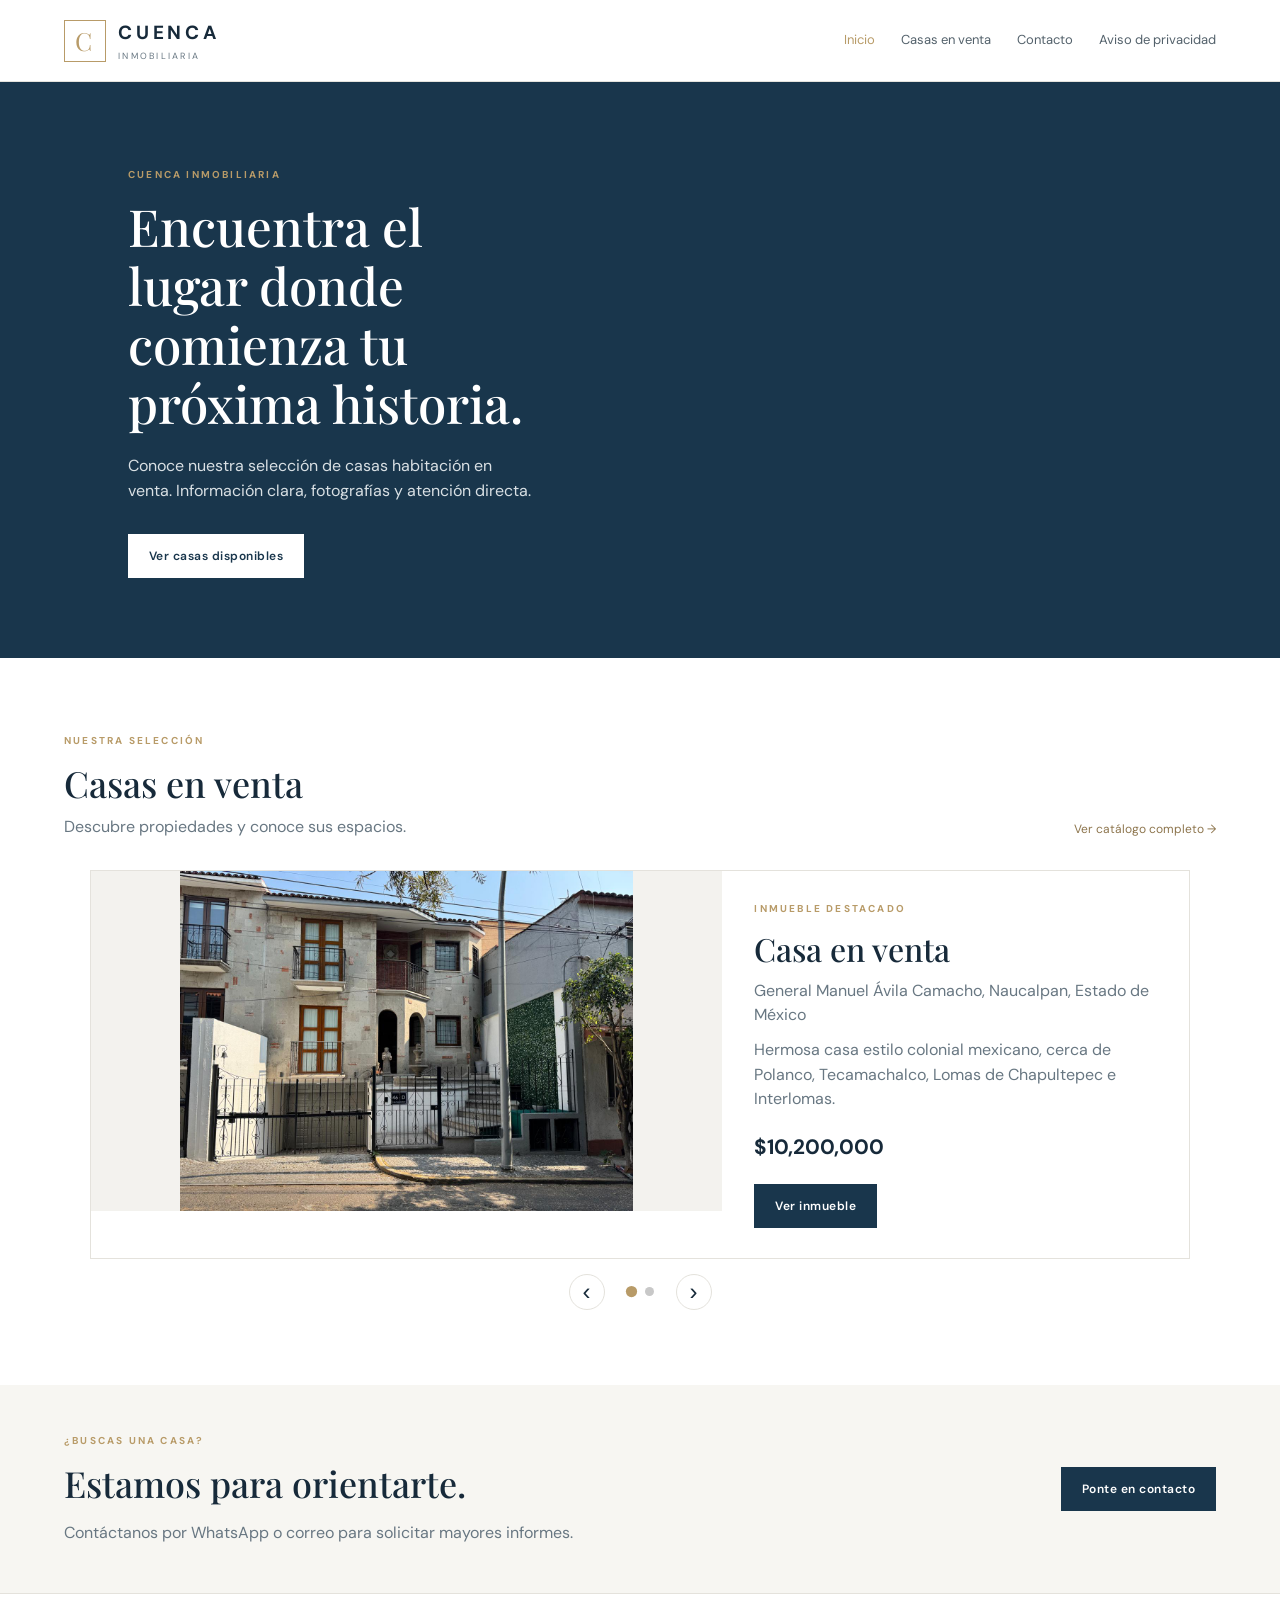
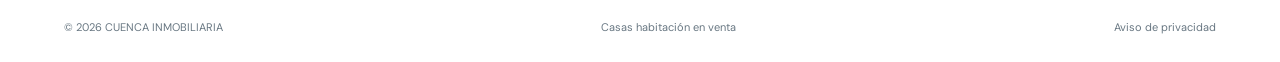
<file: index.html>
<!doctype html>
<html lang="es">
<head>
  <meta charset="utf-8">
  <meta name="viewport" content="width=device-width, initial-scale=1">
  <meta name="description" content="Cuenca Inmobiliaria. Casas habitación en venta.">
  <title>CUENCA | Inmobiliaria</title>
  <link rel="stylesheet" href="css/styles.css">
  <link rel="stylesheet" href="css/destacados.css">
</head>

<body>

<header class="site-header">
  <a class="brand" href="index.html">
    <span class="brand-mark">C</span>
    <span>
      <b>CUENCA</b>
      <small>INMOBILIARIA</small>
    </span>
  </a>

  <nav>
    <a href="index.html" class="active">Inicio</a>
    <a href="casas.html">Casas en venta</a>
    <a href="contacto.html">Contacto</a>
    <a href="aviso-privacidad.html">Aviso de privacidad</a>
  </nav>
</header>

<main>

  <section class="hero">
    <div class="hero-copy">
      <p class="eyebrow">CUENCA INMOBILIARIA</p>
      <h1>Encuentra el lugar donde comienza tu próxima historia.</h1>
      <p>
        Conoce nuestra selección de casas habitación en venta.
        Información clara, fotografías y atención directa.
      </p>
      <a class="btn btn-light" href="casas.html">
        Ver casas disponibles
      </a>
    </div>
    <div class="hero-photo" role="img" aria-label="Casa contemporánea"></div>
  </section>

  <section class="section">
    <div class="section-heading">
      <div>
        <p class="eyebrow">NUESTRA SELECCIÓN</p>
        <h2>Casas en venta</h2>
        <p>Descubre propiedades y conoce sus espacios.</p>
      </div>
      <a class="text-link" href="casas.html">
        Ver catálogo completo →
      </a>
    </div>

    <div id="featured-homes" class="property-grid">
      <p class="muted">Cargando propiedades…</p>
    </div>
  </section>

  <section class="contact-strip">
    <div>
      <p class="eyebrow">¿BUSCAS UNA CASA?</p>
      <h2>Estamos para orientarte.</h2>
      <p>Contáctanos por WhatsApp o correo para solicitar mayores informes.</p>
    </div>
    <a class="btn btn-dark" href="contacto.html">
      Ponte en contacto
    </a>
  </section>

</main>

<footer class="site-footer">
  <span>© <span data-year></span> CUENCA INMOBILIARIA</span>
  <span>Casas habitación en venta</span>
  <a href="aviso-privacidad.html">Aviso de privacidad</a>
</footer>

<script src="js/app.js"></script>
<script src="js/destacados.js"></script>

</body>
</html>
</file>
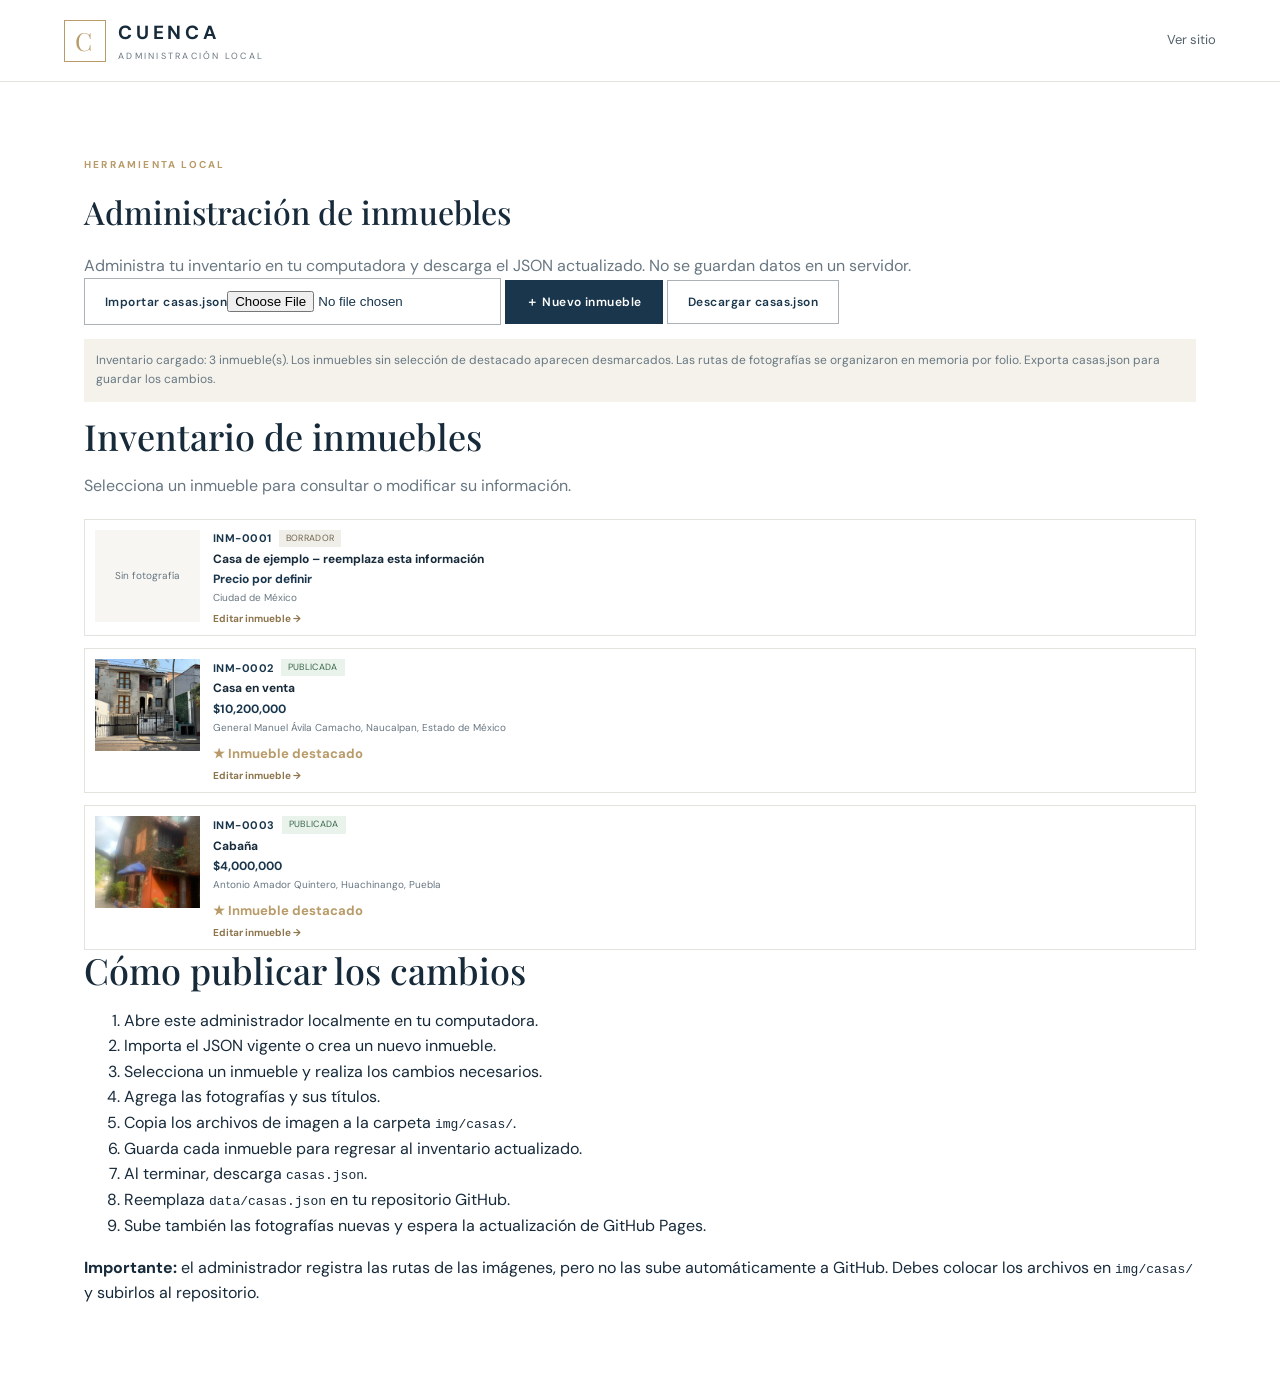
<file: admin.html>
<!doctype html>
<html lang="es">
<head>
  <meta charset="utf-8">
  <meta name="viewport" content="width=device-width, initial-scale=1">
  <title>Administrador local | CUENCA</title>
  <link rel="stylesheet" href="css/styles.css">

  <style>
    .admin-view[hidden] {
      display: none !important;
    }

    .admin-inventory-view,
    .admin-editor-view {
      width: 100%;
    }

    .admin-editor-navigation {
      display: flex;
      justify-content: space-between;
      align-items: center;
      gap: 12px;
      flex-wrap: wrap;
      margin-bottom: 24px;
    }

    .admin-inventory-heading {
      margin-bottom: 20px;
    }

    /* Identificación: el destacado ocupa una fila completa */
    .admin-grid-identification .admin-featured-field {
      grid-column: 1 / -1;
      width: 100%;
      padding: 5px 0 8px;
    }

   
/* Check compacto de inmueble destacado */
.admin-featured-option {
  display: inline-flex !important;
  flex-direction: row !important;
  align-items: center !important;
  justify-content: flex-start !important;
  gap: 9px;
  width: auto !important;
  margin: 0 !important;
  padding: 0 !important;
  color: var(--ink, #172a3a);
  font-size: 0.95rem;
  font-weight: 600;
  line-height: 1.4;
  cursor: pointer;
}

.admin-featured-option input[type="checkbox"] {
  appearance: auto !important;
  display: inline-block !important;
  width: 17px !important;
  height: 17px !important;
  min-width: 17px !important;
  margin: 0 !important;
  padding: 0 !important;
  flex: 0 0 17px;
  accent-color: var(--gold, #b89b68);
  cursor: pointer;
}

.admin-featured-help {
  display: block;
  margin: 5px 0 0 26px;
  color: var(--muted, #687782);
  font-size: 0.84rem;
  line-height: 1.5;
}

    /* Separación visual entre inventario y editor */
    .admin-editor-view {
      margin-top: 30px;
    }
  </style>
</head>

<body class="admin-body">

<header class="site-header">
  <a class="brand" href="index.html">
    <span class="brand-mark">C</span>
    <span>
      <b>CUENCA</b>
      <small>ADMINISTRACIÓN LOCAL</small>
    </span>
  </a>
  <nav>
    <a href="index.html">Ver sitio</a>
  </nav>
</header>

<main class="section page-section">

  <p class="eyebrow">HERRAMIENTA LOCAL</p>
  <h1>Administración de inmuebles</h1>

  <p class="lead">
    Administra tu inventario en tu computadora y descarga el JSON actualizado.
    No se guardan datos en un servidor.
  </p>

  <div class="admin-toolbar">

    <label class="btn btn-outline file-button">
      Importar casas.json
      <input id="import-json" type="file" accept="application/json,.json">
    </label>

    <button id="new-property" class="btn btn-dark" type="button">
      ＋ Nuevo inmueble
    </button>

    <button id="export-json" class="btn btn-outline" type="button">
      Descargar casas.json
    </button>

  </div>

  <p id="admin-status" class="notice">
    Cargando inventario de inmuebles...
  </p>

  <!-- INVENTARIO COMPLETO -->

  <section id="admin-inventory-view" class="admin-view admin-inventory-view">

    <div class="admin-inventory-heading">
      <h2>Inventario de inmuebles</h2>
      <p class="muted">
        Selecciona un inmueble para consultar o modificar su información.
      </p>
    </div>

    <div id="property-list"></div>

  </section>

  <!-- EDITOR DEL INMUEBLE -->

  <section id="admin-editor-view" class="admin-view admin-editor-view" hidden>

    <div class="admin-editor-navigation">

      <button id="back-to-inventory" class="btn btn-outline" type="button">
        ← Volver al inventario
      </button>

      <h2 id="editor-heading">Editor de inmueble</h2>

    </div>

    <form id="property-form">

      <input type="hidden" name="id">

      <!-- IDENTIFICACIÓN Y PUBLICACIÓN -->

      <section class="admin-form-section">

        <h3>Identificación y publicación</h3>

        <div class="form-grid admin-grid-identification">

          <label>Folio automático
            <input name="folio" readonly aria-readonly="true">
          </label>

          <label>Estado de publicación
            <select name="estado">
              <option value="publicada">Publicada</option>
              <option value="borrador">Borrador</option>
              <option value="vendida">Vendida</option>
            </select>
          </label>

          <div class="admin-featured-field">

            <label class="admin-featured-option">
              <input type="checkbox" name="destacado">
              <span>Mostrar como inmueble destacado</span>
            </label>

            <small class="admin-featured-help">
              Aparecerá en el carrusel de Inicio si también está publicado.
            </small>

          </div>

        </div>

        <p class="admin-field-note">
          El folio se asigna automáticamente y no es necesario capturarlo.
        </p>

      </section>

      <!-- INFORMACIÓN COMERCIAL -->

      <section class="admin-form-section">

        <h3>Información comercial</h3>

        <div class="form-grid">

          <label class="full">Título comercial
            <input name="titulo" required placeholder="Casa en venta en…">
          </label>

          <label>Precio (MXN)
            <input name="precio" type="number" min="0" required>
          </label>

          <label>¿Precio negociable?
            <select name="negociable">
              <option value="true">Sí</option>
              <option value="false">No</option>
            </select>
          </label>

        </div>

      </section>

      
      <!-- DATOS DEL ASESOR -->

      <section class="admin-form-section">

        <h3>Datos del asesor</h3>

        <p class="muted">
          Registra quién atenderá las consultas de este inmueble.
          Si dejas los campos vacíos, se utilizarán los datos generales de CUENCA.
        </p>

        <div class="form-grid">

          <label class="full">Nombre del asesor
            <input
              name="asesorNombre"
              placeholder="Nombre completo del asesor"
            >
          </label>

          <label>Teléfono / WhatsApp
            <input
              name="asesorTelefono"
              type="tel"
              inputmode="tel"
              placeholder="Ej. 525512345678"
            >
          </label>

          <label>Correo electrónico
            <input
              name="asesorCorreo"
              type="email"
              placeholder="asesor@correo.com"
            >
          </label>

        </div>

      </section>

      
      <!-- UBICACIÓN -->
      
<section class="admin-form-section">
  <h3>Ubicación</h3>

  <div class="form-grid">

    <label>Código postal
      <input
        name="cp"
        inputmode="numeric"
        maxlength="5"
        autocomplete="postal-code"
        placeholder="Ej. 53910"
      >
      <small id="postal-lookup-status" class="admin-field-note">
        Escribe los 5 dígitos para consultar el catálogo postal.
      </small>
    </label>

    <label>Estado
      <input name="estadoUbicacion">
    </label>

    <label>Municipio / alcaldía
      <input name="municipio">
    </label>

    <label>Colonia
      <input
        name="colonia"
        list="colonia-options"
        autocomplete="off"
        placeholder="Selecciona o escribe una colonia"
      >
      <datalist id="colonia-options"></datalist>
    </label>

    <label class="full">Dirección pública o referencia
      <input name="direccion">
    </label>

  </div>
</section>

      <!-- CARACTERÍSTICAS DEL INMUEBLE -->

      <section class="admin-form-section">

        <h3>Características del inmueble</h3>

        <div class="form-grid">

          <label>Terreno (m²)
            <input name="terreno" type="number" min="0">
          </label>

          <label>Construcción (m²)
            <input name="construccion" type="number" min="0">
          </label>

          <label>Niveles
            <input name="niveles" type="number" min="0">
          </label>

          <label>Antigüedad (años)
            <input name="antiguedad" type="number" min="0">
          </label>

          <label>Recámaras
            <input name="recamaras" type="number" min="0">
          </label>

          <label>Baños completos
            <input name="banos" type="number" min="0">
          </label>

          <label>Medios baños
            <input name="mediosBanos" type="number" min="0">
          </label>

          <label>Estacionamientos
            <input name="estacionamientos" type="number" min="0">
          </label>

        </div>

      </section>

      <!-- DESCRIPCIÓN Y ENTORNO -->

      <section class="admin-form-section">

        <h3>Descripción y entorno</h3>

        <div class="form-grid">

          <label class="full">Descripción comercial
            <textarea name="descripcion" rows="4"></textarea>
          </label>

          <label class="full">Servicios y equipamiento (separados por coma)
            <input name="servicios" placeholder="Cisterna, gas estacionario, cocina integral">
          </label>

          <label class="full">Entorno y comercios cercanos (separados por coma)
            <input name="entorno" placeholder="Plaza comercial, escuelas, parques">
          </label>

        </div>

      </section>

      <!-- FOTOGRAFÍA DE PORTADA -->

      <section class="admin-form-section">

        <h3>Fotografía de portada</h3>

        <div class="form-grid">

          <label class="full">Seleccionar fotografía
            <input name="portada" type="file" accept="image/*">
          </label>

          <label class="full">Título de la portada
            <input name="portadaTitulo" placeholder="Ej. Fachada principal">
          </label>

        </div>

        <div class="photo-preview" id="cover-preview"></div>

      </section>

      <!-- GALERÍA FOTOGRÁFICA -->

      <section class="gallery-editor">

        <div class="space-head">

          <h3>Galería fotográfica</h3>

          <button id="add-photo" type="button" class="btn btn-outline btn-small">
            ＋ Agregar fotografía
          </button>

        </div>

        <p class="muted">
          Selecciona cada fotografía, escribe su título y registra el archivo
          dentro de img/casas.
        </p>

        <div id="photos-list"></div>

      </section>

      <!-- ESPACIOS DE LA CASA -->

      <section class="spaces-editor">

        <div class="space-head">

          <h3>Espacios de la casa</h3>

          <button id="add-space" type="button" class="btn btn-outline btn-small">
            ＋ Agregar espacio
          </button>

        </div>

        <p class="muted">
          Registra sala, comedor, cocina, recámaras, baños, jardín u otros.
          La fotografía es opcional.
        </p>

        <div id="spaces-list"></div>

      </section>

      <!-- ACCIONES -->

      <div class="form-actions">

        <button class="btn btn-dark" type="submit">
          Guardar inmueble
        </button>

        <button id="delete-property" class="btn btn-danger" type="button">
          Eliminar inmueble
        </button>

      </div>

    </form>

  </section>

  <!-- AYUDA -->

  <section class="admin-help">

    <h2>Cómo publicar los cambios</h2>

    <ol>
      <li>Abre este administrador localmente en tu computadora.</li>
      <li>Importa el JSON vigente o crea un nuevo inmueble.</li>
      <li>Selecciona un inmueble y realiza los cambios necesarios.</li>
      <li>Agrega las fotografías y sus títulos.</li>
      <li>Copia los archivos de imagen a la carpeta <code>img/casas/</code>.</li>
      <li>Guarda cada inmueble para regresar al inventario actualizado.</li>
      <li>Al terminar, descarga <code>casas.json</code>.</li>
      <li>Reemplaza <code>data/casas.json</code> en tu repositorio GitHub.</li>
      <li>Sube también las fotografías nuevas y espera la actualización de GitHub Pages.</li>
    </ol>

    <p>
      <b>Importante:</b> el administrador registra las rutas de las imágenes,
      pero no las sube automáticamente a GitHub. Debes colocar los archivos
      en <code>img/casas/</code> y subirlos al repositorio.
    </p>

  </section>

</main>

<script src="js/admin.js"></script>

</body>
</html>
</file>
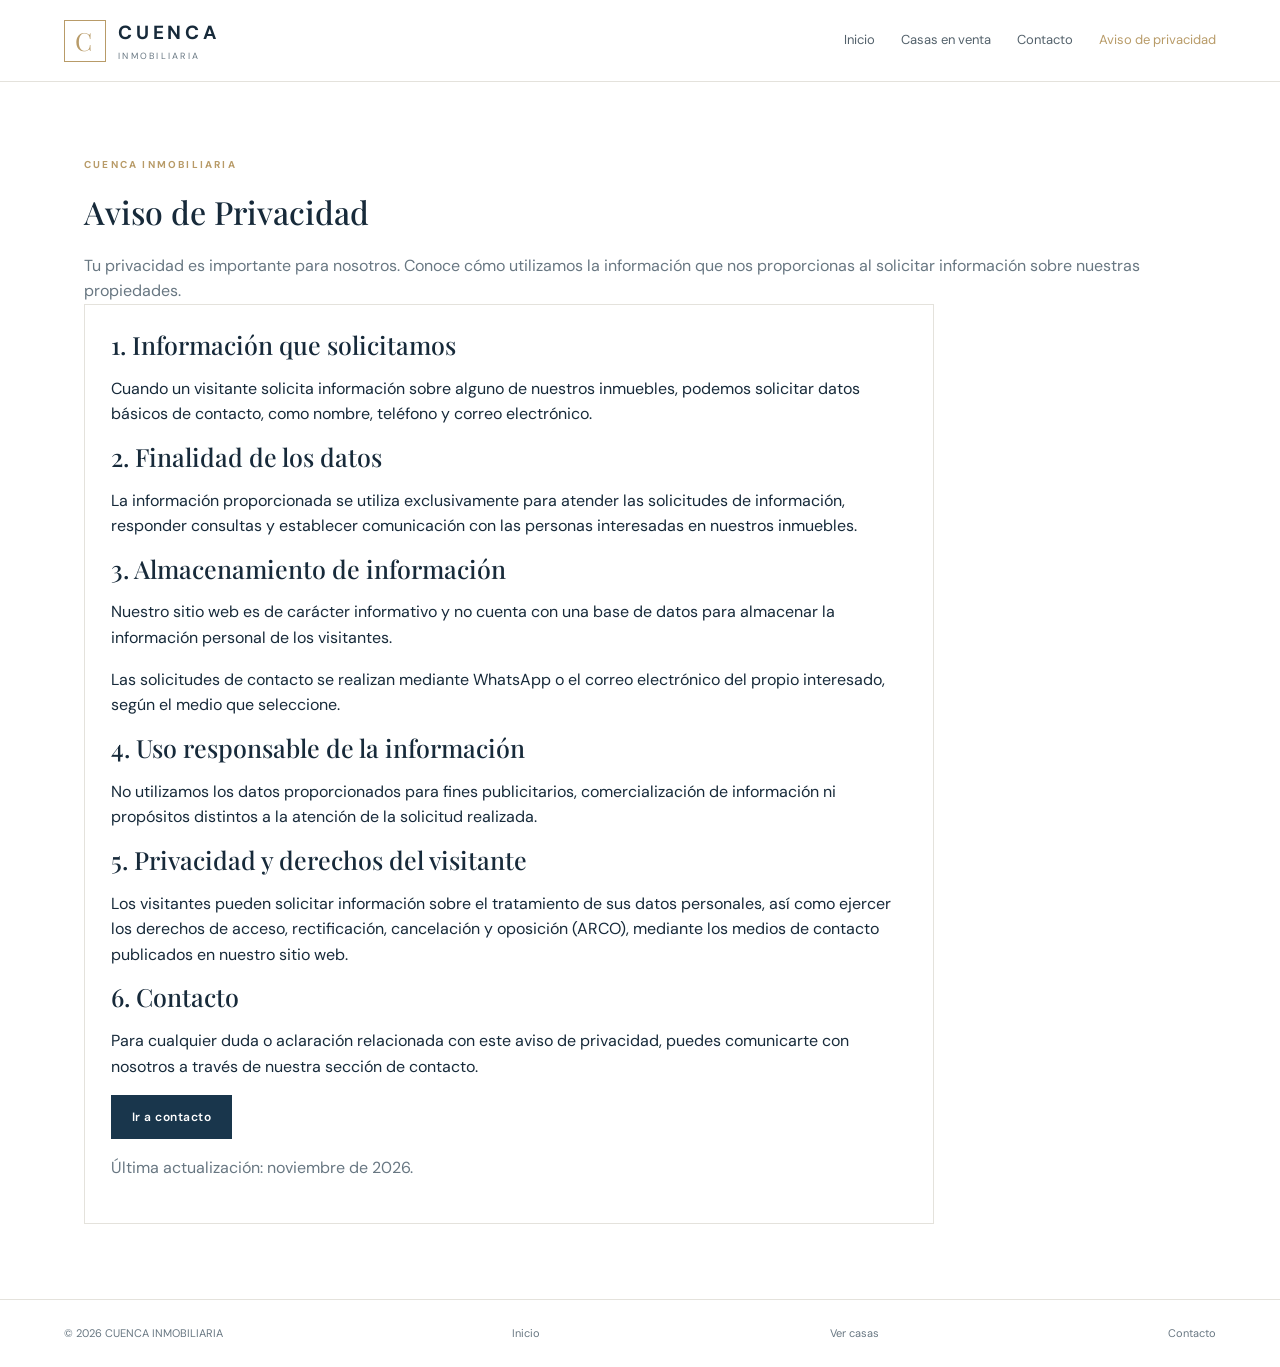
<file: aviso-privacidad.html>
<!doctype html>
<html lang="es">

<head>
  <meta charset="utf-8">
  <meta name="viewport" content="width=device-width, initial-scale=1">
  <meta name="description" content="Aviso de privacidad de nuestro sitio.">
  <title>Aviso de privacidad | CUENCA INMOBILIARIA</title>
  <link rel="stylesheet" href="css/styles.css">
</head>

<body>

  <!-- ENCABEZADO -->
  <header class="site-header">

    <a class="brand" href="index.html">
      <span class="brand-mark">C</span>
      <span>
        <b>CUENCA</b>
        <small>INMOBILIARIA</small>
      </span>
    </a>

    <nav>
      <a href="index.html">Inicio</a>
      <a href="casas.html">Casas en venta</a>
      <a href="contacto.html">Contacto</a>
      <a class="active" href="aviso-privacidad.html">Aviso de privacidad</a>
    </nav>

  </header>

  <!-- CONTENIDO -->
  <main class="section page-section">

    <p class="eyebrow">CUENCA INMOBILIARIA</p>

    <h1>Aviso de Privacidad</h1>

    <p class="lead">
      Tu privacidad es importante para nosotros.
      Conoce cómo utilizamos la información que nos proporcionas
      al solicitar información sobre nuestras propiedades.
    </p>

    <section class="contact-form-wrap">

      <h2>1. Información que solicitamos</h2>

      <p>
        Cuando un visitante solicita información sobre alguno
        de nuestros inmuebles, podemos solicitar datos básicos
        de contacto, como nombre, teléfono y correo electrónico.
      </p>

      <h2>2. Finalidad de los datos</h2>

      <p>
        La información proporcionada se utiliza exclusivamente
        para atender las solicitudes de información, responder
        consultas y establecer comunicación con las personas
        interesadas en nuestros inmuebles.
      </p>

      <h2>3. Almacenamiento de información</h2>

      <p>
        Nuestro sitio web es de carácter informativo y no cuenta
        con una base de datos para almacenar la información
        personal de los visitantes.
      </p>

      <p>
        Las solicitudes de contacto se realizan mediante
        WhatsApp o el correo electrónico del propio interesado,
        según el medio que seleccione.
      </p>

      <h2>4. Uso responsable de la información</h2>

      <p>
        No utilizamos los datos proporcionados
        para fines publicitarios, comercialización de información
        ni propósitos distintos a la atención de la solicitud
        realizada.
      </p>

      <h2>5. Privacidad y derechos del visitante</h2>

      <p>
        Los visitantes pueden solicitar información sobre el
        tratamiento de sus datos personales, así como ejercer
        los derechos de acceso, rectificación, cancelación
        y oposición (ARCO), mediante los medios de contacto
        publicados en nuestro sitio web.
      </p>

      <h2>6. Contacto</h2>

      <p>
        Para cualquier duda o aclaración relacionada con este
        aviso de privacidad, puedes comunicarte con
        nosotros a través de nuestra sección
        de contacto.
      </p>

      <p>
        <a class="btn btn-dark" href="contacto.html">
          Ir a contacto
        </a>
      </p>

      <p class="muted">
        Última actualización: noviembre de 2026.
      </p>

    </section>

  </main>

  <!-- PIE DE PÁGINA -->
  <footer class="site-footer">

    <span>
      © <span data-year></span> CUENCA INMOBILIARIA
    </span>

    <a href="index.html">Inicio</a>

    <a href="casas.html">Ver casas</a>

    <a href="contacto.html">Contacto</a>

  </footer>

  <script src="js/app.js"></script>

</body>
</html>
</file>
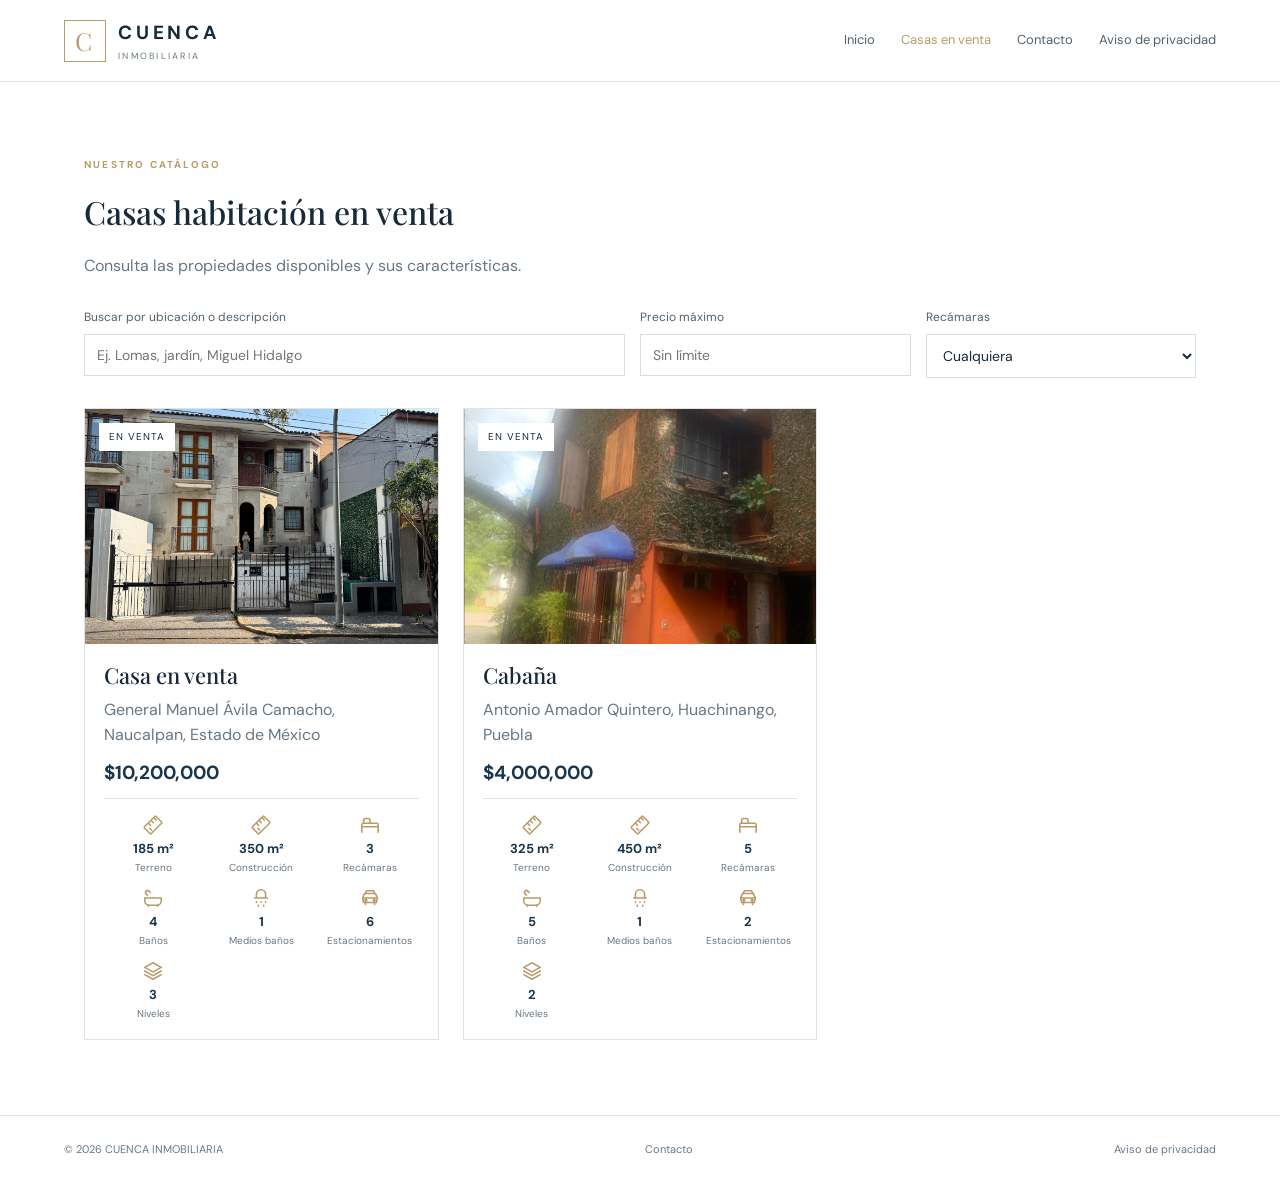
<file: casas.html>
<!doctype html>
<html lang="es">
<head>
  <meta charset="utf-8">
  <meta name="viewport" content="width=device-width, initial-scale=1">
  <meta name="description" content="Consulta las propiedades disponibles en CUENCA INMOBILIARIA.">
  <title>Casas en venta | CUENCA</title>
  <link rel="stylesheet" href="css/styles.css">
</head>

<body>

  <header class="site-header">
    <a class="brand" href="index.html">
      <span class="brand-mark">C</span>
      <span>
        <b>CUENCA</b>
        <small>INMOBILIARIA</small>
      </span>
    </a>

    <nav>
      <a href="index.html">Inicio</a>
      <a class="active" href="casas.html">Casas en venta</a>
      <a href="contacto.html">Contacto</a>
      <a href="aviso-privacidad.html">Aviso de privacidad</a>
    </nav>
  </header>

  <main class="section page-section">
    <p class="eyebrow">NUESTRO CATÁLOGO</p>
    <h1>Casas habitación en venta</h1>
    <p class="lead">Consulta las propiedades disponibles y sus características.</p>

    <div class="filters">
      <label>
        Buscar por ubicación o descripción
        <input
          id="search-text"
          type="search"
          placeholder="Ej. Lomas, jardín, Miguel Hidalgo"
        >
      </label>

      <label>
        Precio máximo
        <input
          id="max-price"
          type="number"
          min="0"
          placeholder="Sin límite"
        >
      </label>

      <label>
        Recámaras
        <select id="bedrooms">
          <option value="">Cualquiera</option>
          <option value="1">1 o más</option>
          <option value="2">2 o más</option>
          <option value="3">3 o más</option>
          <option value="4">4 o más</option>
        </select>
      </label>
    </div>

    <div id="all-homes" class="property-grid">
      <p class="muted">Cargando propiedades…</p>
    </div>
  </main>

  <footer class="site-footer">
    <span>© <span data-year></span> CUENCA INMOBILIARIA</span>
    <span><a href="contacto.html">Contacto</a></span>
    <a href="aviso-privacidad.html">Aviso de privacidad</a>
  </footer>

  <script src="js/app.js"></script>
  <script src="js/casas.js"></script>

</body>
</html>
</file>
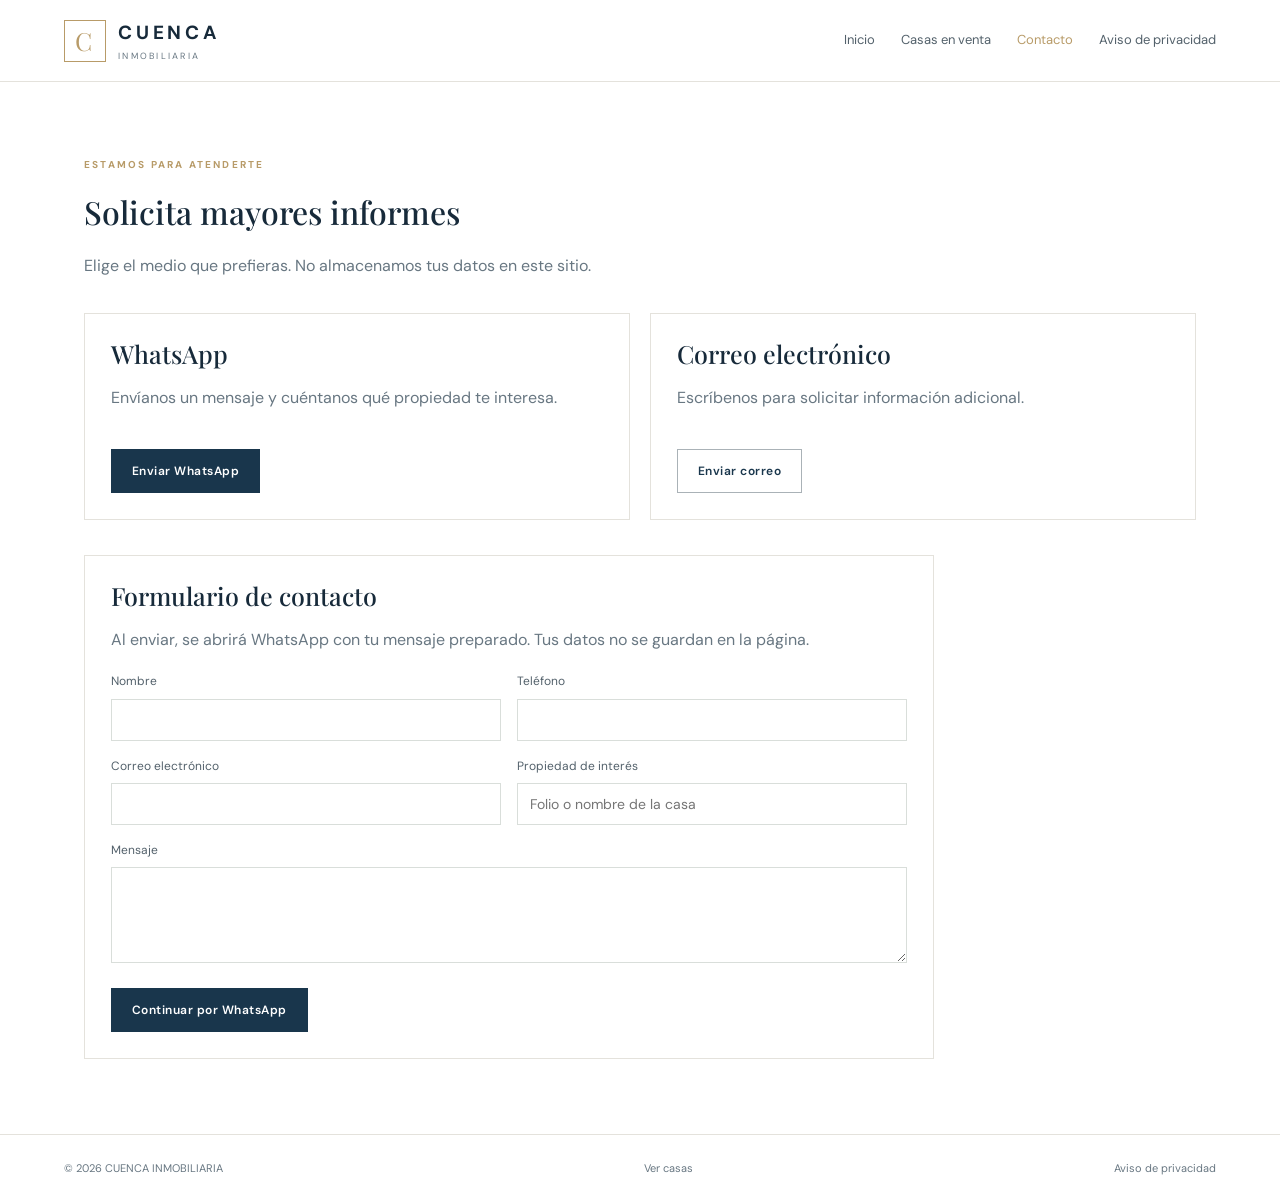
<file: contacto.html>
<!doctype html>
<html lang="es">
<head>
  <meta charset="utf-8">
  <meta name="viewport" content="width=device-width, initial-scale=1">
  <title>Contacto | CUENCA INMOBILIARIA</title>
  <link rel="stylesheet" href="css/styles.css">
</head>

<body>

<header class="site-header">
  <a class="brand" href="index.html">
    <span class="brand-mark">C</span>
    <span>
      <b>CUENCA</b>
      <small>INMOBILIARIA</small>
    </span>
  </a>

  <nav>
    <a href="index.html">Inicio</a>
    <a href="casas.html">Casas en venta</a>
    <a class="active" href="contacto.html">Contacto</a>
    <a href="aviso-privacidad.html">Aviso de privacidad</a>
  </nav>
</header>

<main class="section page-section">

  <p class="eyebrow">ESTAMOS PARA ATENDERTE</p>
  <h1>Solicita mayores informes</h1>
  <p class="lead">
    Elige el medio que prefieras. No almacenamos tus datos en este sitio.
  </p>

  <div class="contact-layout">

    <section class="contact-card">
      <h2>WhatsApp</h2>
      <p>Envíanos un mensaje y cuéntanos qué propiedad te interesa.</p>
      <a class="btn btn-dark" id="contact-whatsapp" href="#">
        Enviar WhatsApp
      </a>
    </section>

    <section class="contact-card">
      <h2>Correo electrónico</h2>
      <p>Escríbenos para solicitar información adicional.</p>
      <a class="btn btn-outline" id="contact-email" href="#">
        Enviar correo
      </a>
    </section>

  </div>

  <section class="contact-form-wrap">
    <h2>Formulario de contacto</h2>
    <p class="muted">
      Al enviar, se abrirá WhatsApp con tu mensaje preparado.
      Tus datos no se guardan en la página.
    </p>

    <form id="contact-form">
      <div class="form-grid">

        <label>
          Nombre
          <input name="nombre" required maxlength="100">
        </label>

        <label>
          Teléfono
          <input name="telefono" type="tel" required maxlength="30">
        </label>

        <label>
          Correo electrónico
          <input name="correo" type="email" maxlength="120">
        </label>

        <label>
          Propiedad de interés
          <input name="propiedad" maxlength="100"
                 placeholder="Folio o nombre de la casa">
        </label>

        <label class="full">
          Mensaje
          <textarea name="mensaje" rows="4" required maxlength="1000"></textarea>
        </label>

      </div>

      <button class="btn btn-dark" type="submit">
        Continuar por WhatsApp
      </button>
    </form>
  </section>

</main>

<footer class="site-footer">
  <span>© <span data-year></span> CUENCA INMOBILIARIA</span>
  <a href="casas.html">Ver casas</a>
  <a href="aviso-privacidad.html">Aviso de privacidad</a>
</footer>

<script src="js/app.js"></script>

</body>
</html>
</file>
<file: css/styles.css>
@import url('https://fonts.googleapis.com/css2?family=DM+Sans:wght@400;500;600;700&family=Playfair+Display:wght@500;600;700&display=swap');

/* =====================================================
   1. VARIABLES Y ESTILOS GENERALES
   ===================================================== */

:root {
  --ink: #172a3a;
  --blue: #19364c;
  --gold: #b89b68;
  --muted: #687782;
  --paper: #f7f6f2;
  --line: #e4e2dc;
  --white: #fff;
}

* {
  box-sizing: border-box;
}

body {
  margin: 0;
  color: var(--ink);
  font-family: 'DM Sans', Arial, sans-serif;
  background: #fff;
  line-height: 1.6;
}

a {
  color: inherit;
  text-decoration: none;
}

h1,
h2,
h3 {
  font-family: 'Playfair Display', Georgia, serif;
  font-weight: 500;
  line-height: 1.15;
}

.muted {
  color: var(--muted);
}

/* =====================================================
   2. ENCABEZADO Y NAVEGACIÓN
   ===================================================== */

.site-header {
  min-height: 82px;
  padding: 14px max(5vw, 22px);
  display: flex;
  align-items: center;
  justify-content: space-between;
  border-bottom: 1px solid var(--line);
  background: #fff;
  gap: 20px;
}

.brand {
  display: flex;
  align-items: center;
  gap: 12px;
  letter-spacing: .13em;
}

.brand b {
  display: block;
  font-size: 19px;
  letter-spacing: .2em;
}

.brand small {
  display: block;
  font-size: 9px;
  letter-spacing: .25em;
  color: var(--muted);
}

.brand-mark {
  width: 42px;
  height: 42px;
  border: 1px solid var(--gold);
  display: grid;
  place-items: center;
  font-family: 'Playfair Display', serif;
  font-size: 25px;
  color: var(--gold);
}

nav {
  display: flex;
  gap: 26px;
  font-size: 13px;
  color: #53616b;
}

nav a.active,
nav a:hover {
  color: var(--gold);
}

/* =====================================================
   3. BOTONES
   ===================================================== */

.btn {
  display: inline-flex;
  align-items: center;
  justify-content: center;
  border: 1px solid transparent;
  padding: 12px 20px;
  font: 600 12px 'DM Sans', sans-serif;
  letter-spacing: .04em;
  cursor: pointer;
  min-height: 44px;
}

.btn-light {
  background: #fff;
  color: var(--blue);
}

.btn-dark {
  background: var(--blue);
  color: #fff;
}

.btn-outline {
  border-color: #aab2b7;
  color: var(--blue);
  background: transparent;
}

.btn-danger {
  background: #fff4f2;
  color: #9a382d;
  border-color: #e7c5c0;
}

.btn-small {
  padding: 7px 12px;
  min-height: 34px;
}

/* =====================================================
   4. PORTADA PRINCIPAL
   ===================================================== */

.hero {
  min-height: 510px;
  background: var(--blue);
  display: grid;
  grid-template-columns: 1fr 1fr;
  color: #fff;
}

.hero-copy {
  padding: 85px 8vw 80px 10vw;
  align-self: center;
}

.eyebrow {
  font-size: 10px;
  letter-spacing: .22em;
  font-weight: 700;
  color: var(--gold);
  margin: 0 0 14px;
}

.hero h1 {
  font-size: clamp(36px, 4vw, 58px);
  margin: 0 0 20px;
}

.hero-copy > p:not(.eyebrow) {
  color: #d9e0e4;
  max-width: 500px;
  margin-bottom: 30px;
}

.hero-photo {
  background:
    linear-gradient(90deg, rgba(25,54,76,.12), transparent),
    url('https://images.unsplash.com/photo-1600585154340-be6161a56a0c?auto=format&fit=crop&w=1400&q=85')
    center/cover;
  min-height: 400px;
}

/* =====================================================
   5. SECCIONES GENERALES
   ===================================================== */

.section {
  padding: 75px max(5vw, 22px);
}

.page-section {
  max-width: 1240px;
  margin: auto;
  min-height: 65vh;
}

.section-heading {
  display: flex;
  justify-content: space-between;
  align-items: end;
  margin-bottom: 28px;
  gap: 20px;
}

.section h2,
.contact-strip h2 {
  font-size: 36px;
  margin: 0 0 10px;
}

.section-heading p:not(.eyebrow),
.lead {
  color: var(--muted);
  margin: 0;
}

.text-link {
  font-size: 12px;
  color: #8d754d;
}

/* =====================================================
   6. CATÁLOGO DE PROPIEDADES
   ===================================================== */

.property-grid {
  display: grid;
  grid-template-columns: repeat(3, minmax(0, 1fr));
  gap: 24px;
  margin-top: 30px;
}

.property-card {
  border: 1px solid var(--line);
  background: #fff;
  transition: .2s;
}

.property-card:hover {
  transform: translateY(-3px);
  box-shadow: 0 12px 30px #182d3b12;
}

.property-image {
  height: 235px;
  background: #e9e8e2 center/cover;
  position: relative;
}

.property-image .status {
  position: absolute;
  top: 14px;
  left: 14px;
  background: #fff;
  padding: 6px 10px;
  font-size: 10px;
  text-transform: uppercase;
  letter-spacing: .1em;
}

.property-info {
  padding: 19px;
}

.property-info h3 {
  font-size: 22px;
  margin: 0 0 8px;
}

.property-price {
  font-size: 19px;
  font-weight: 700;
  color: var(--blue);
  margin: 10px 0;
}

/* Características con iconos en catálogo */

.property-meta {
  display: grid;
  grid-template-columns: repeat(auto-fit, minmax(95px, 1fr));
  gap: 13px 10px;
  color: var(--muted);
  font-size: 11px;
  border-top: 1px solid var(--line);
  padding-top: 15px;
  align-items: start;
}

.property-spec {
  display: flex;
  flex-direction: column;
  align-items: center;
  justify-content: flex-start;
  gap: 3px;
  min-width: 0;
  text-align: center;
  color: var(--blue);
}

.property-spec-icon {
  width: 22px;
  height: 22px;
  color: var(--gold);
  flex-shrink: 0;
  margin-bottom: 2px;
}

.property-spec-value {
  font-size: 13px;
  font-weight: 700;
  color: var(--blue);
  line-height: 1.3;
}

.property-spec-label {
  font-size: 10px;
  color: var(--muted);
  line-height: 1.3;
}

/* =====================================================
   7. FILTROS DEL CATÁLOGO
   ===================================================== */

.filters {
  display: grid;
  grid-template-columns: 2fr 1fr 1fr;
  gap: 15px;
  margin: 30px 0;
}

.filters label,
.form-grid label {
  display: flex;
  flex-direction: column;
  gap: 7px;
  font-size: 12px;
  color: #53616b;
}

.filters input,
.filters select,
.form-grid input,
.form-grid textarea,
.form-grid select {
  border: 1px solid #d9deda;
  padding: 11px 12px;
  font: 14px 'DM Sans', sans-serif;
  min-width: 0;
  background: #fff;
  color: var(--ink);
}

/* =====================================================
   8. FICHA INDIVIDUAL DE PROPIEDAD
   ===================================================== */

.detail-header {
  display: block;
  margin-bottom: 18px;
}

.detail-header h1 {
  font-size: 38px;
  margin: 5px 0 8px;
}

/* Franja de precio */

.property-price-banner {
  display: flex;
  justify-content: space-between;
  align-items: center;
  gap: 20px;
  background: var(--blue);
  color: #fff;
  padding: 20px 25px;
  margin: 20px 0 22px;
}

.property-price-banner div {
  display: flex;
  flex-direction: column;
  gap: 4px;
}

.property-price-banner div span {
  font-size: 10px;
  letter-spacing: .18em;
  color: #d8c39e;
  font-weight: 700;
}

.property-price-banner strong {
  font-size: 27px;
  line-height: 1.2;
}

.price-condition {
  font-size: 12px;
  color: #fff;
  border: 1px solid rgba(255,255,255,.35);
  padding: 7px 12px;
  white-space: nowrap;
}

/* Fotografía principal */

.property-detail-hero {
  display: block;
  height: auto;
  margin: 20px 0 10px;
}

.detail-main-photo {
  width: 100%;
  min-width: 0;
}

.detail-photo-button,
.gallery-photo-button {
  position: relative;
  display: block;
  width: 100%;
  padding: 0;
  border: 0;
  background: transparent;
  cursor: pointer;
  overflow: hidden;
}

/* Fotografía principal */

.property-detail-hero {
  display: block;
  height: auto;
  margin: 20px 0 10px;
}

.detail-main-photo {
  width: 100%;
  min-width: 0;
}

.detail-photo-button,
.gallery-photo-button {
  position: relative;
  display: block;
  width: 100%;
  padding: 0;
  border: 0;
  background: transparent;
  cursor: pointer;
  overflow: hidden;
}

/* Portada completa, sin recortes */
.detail-photo-button {
  background: #f7f6f2;
}

.detail-photo-button img {
  display: block;
  width: 100%;
  height: 440px;
  object-fit: contain;
  object-position: center;
}

.main-photo-caption {
  margin: 8px 0 0;
  color: var(--muted);
  font-size: 12px;
}

.photo-open-hint {
  position: absolute;
  right: 12px;
  bottom: 12px;
  padding: 7px 11px;
  background: rgba(23,42,58,.82);
  color: #fff;
  font-size: 10px;
  letter-spacing: .04em;
  opacity: 0;
  transition: opacity .2s ease;
}

.detail-photo-button:hover .photo-open-hint,
.gallery-photo-button:hover .photo-open-hint {
  opacity: 1;
}

.main-photo-caption {
  margin: 8px 0 0;
  color: var(--muted);
  font-size: 12px;
}

.photo-open-hint {
  position: absolute;
  right: 12px;
  bottom: 12px;
  padding: 7px 11px;
  background: rgba(23,42,58,.82);
  color: #fff;
  font-size: 10px;
  letter-spacing: .04em;
  opacity: 0;
  transition: opacity .2s ease;
}

.detail-photo-button:hover .photo-open-hint,
.gallery-photo-button:hover .photo-open-hint {
  opacity: 1;
}

/* Resumen de características */

.detail-summary {
  border-bottom: 1px solid var(--line);
  padding: 22px 0 10px;
  margin-bottom: 20px;
}

.detail-summary h2 {
  font-size: 25px;
  margin: 0 0 10px;
}

.detail-summary-grid {
  margin: 18px 0;
}

.detail-summary-grid .spec {
  min-height: 112px;
}

/* Cuadrícula de características */

.spec-grid {
  display: grid;
  grid-template-columns: repeat(4, minmax(0, 1fr));
  gap: 12px;
  margin: 22px 0;
}

.spec {
  background: var(--paper);
  border: 1px solid var(--line);
  padding: 18px 10px;
  min-width: 0;
  display: flex;
  flex-direction: column;
  align-items: center;
  justify-content: center;
  text-align: center;
  gap: 5px;
}

.detail-spec-icon {
  width: 28px;
  height: 28px;
  color: var(--gold);
  margin-bottom: 4px;
}

.spec b {
  display: block;
  font-size: 18px;
  line-height: 1.3;
  color: var(--blue);
}

.spec span {
  font-size: 11px;
  color: var(--muted);
  line-height: 1.35;
}

/* Columnas de información */

.detail-columns {
  display: grid;
  grid-template-columns: 2fr 1fr;
  gap: 45px;
  margin-top: 35px;
}

.detail-section {
  border-top: 1px solid var(--line);
  padding: 25px 0;
}

.detail-section h2 {
  font-size: 25px;
}

.detail-aside {
  background: var(--paper);
  padding: 25px;
  height: max-content;
}

.detail-aside h3 {
  font-size: 23px;
}

.detail-aside p {
  font-size: 13px;
  color: var(--muted);
}

.detail-aside .btn {
  width: 100%;
  margin-top: 10px;
}

/* =====================================================
   9. ESPACIOS ADICIONALES DE LA PROPIEDAD
   ===================================================== */

.space-grid {
  display: grid;
  grid-template-columns: repeat(3, 1fr);
  gap: 14px;
}

.space-card {
  border: 1px solid var(--line);
}

.space-card img {
  width: 100%;
  height: 155px;
  object-fit: cover;
}

.space-card div {
  padding: 12px;
}

.space-card h3 {
  font-size: 17px;
  margin: 0;
}

.space-card p {
  font-size: 12px;
  color: var(--muted);
  margin: 5px 0;
}

/* =====================================================
   10. GALERÍA FOTOGRÁFICA
   ===================================================== */

.photo-gallery-section {
  margin-top: 25px;
}

.property-photo-gallery {
  display: grid;
  grid-template-columns: repeat(3, minmax(0, 1fr));
  gap: 20px;
  margin-top: 22px;
}

.property-photo-card {
  border: 1px solid var(--line);
  background: #fff;
  min-width: 0;
  transition: transform .2s ease, box-shadow .2s ease;
}

.property-photo-card:hover {
  transform: translateY(-3px);
  box-shadow: 0 10px 25px #172a3a12;
}

.gallery-photo-button img {
  display: block;
  width: 100%;
  height: 210px;
  object-fit: cover;
  transition: transform .3s ease;
}

.gallery-photo-button:hover img {
  transform: scale(1.035);
}

.property-photo-caption {
  padding: 13px 15px;
}

.property-photo-caption h3 {
  font-family: 'DM Sans', Arial, sans-serif;
  font-size: 14px;
  font-weight: 600;
  line-height: 1.4;
  margin: 0;
  color: var(--blue);
}

/* Galería secundaria */

.gallery-strip {
  display: grid;
  grid-template-columns: repeat(4, 1fr);
  gap: 10px;
  margin: 20px 0;
}

.gallery-strip img {
  width: 100%;
  height: 140px;
  object-fit: cover;
}

/* =====================================================
   11. VISOR AMPLIADO DE FOTOGRAFÍAS
   ===================================================== */

.photo-lightbox {
  position: fixed;
  inset: 0;
  z-index: 9999;
  display: flex;
  align-items: center;
  justify-content: center;
  padding: 55px 70px;
  background: rgba(8,17,25,.94);
}

.lightbox-content {
  max-width: 1050px;
  width: 100%;
  max-height: 100%;
  display: flex;
  flex-direction: column;
  align-items: center;
}

.lightbox-image {
  display: block;
  max-width: 100%;
  max-height: calc(100vh - 145px);
  object-fit: contain;
}

.lightbox-caption {
  width: 100%;
  display: flex;
  justify-content: space-between;
  align-items: center;
  gap: 15px;
  color: #fff;
  padding-top: 15px;
  font-size: 13px;
}

.lightbox-counter {
  color: #d1d6d9;
  white-space: nowrap;
}

.photo-lightbox button {
  position: absolute;
  border: 0;
  color: #fff;
  background: transparent;
  cursor: pointer;
  font-family: Arial, sans-serif;
}

.lightbox-close {
  top: 15px;
  right: 25px;
  font-size: 40px;
}

.lightbox-prev,
.lightbox-next {
  top: 50%;
  transform: translateY(-50%);
  font-size: 55px;
  padding: 10px;
}

.lightbox-prev {
  left: 15px;
}

.lightbox-next {
  right: 15px;
}

.photo-lightbox button:hover {
  color: var(--gold);
}

/* =====================================================
   12. CONTACTO
   ===================================================== */

.contact-layout {
  display: grid;
  grid-template-columns: 1fr 1fr;
  gap: 20px;
  margin: 35px 0;
}

.contact-card,
.contact-form-wrap {
  border: 1px solid var(--line);
  padding: 26px;
}

.contact-card h2,
.contact-form-wrap h2 {
  font-size: 25px;
}

.contact-card p {
  color: var(--muted);
  min-height: 48px;
}

.contact-form-wrap {
  max-width: 850px;
}

.contact-form-wrap form > button {
  margin-top: 5px;
}

/* Formulario general de contacto */

.form-grid {
  display: grid;
  grid-template-columns: 1fr 1fr;
  gap: 16px;
  margin: 20px 0;
}

.form-grid .full {
  grid-column: 1 / -1;
}

/* =====================================================
   13. FRANJA DE CONTACTO Y PIE DE PÁGINA
   ===================================================== */

.contact-strip {
  background: var(--paper);
  padding: 48px max(5vw, 22px);
  display: flex;
  justify-content: space-between;
  align-items: center;
  gap: 25px;
}

.contact-strip p:last-child {
  color: var(--muted);
  margin-bottom: 0;
}

.site-footer {
  padding: 25px max(5vw, 22px);
  display: flex;
  justify-content: space-between;
  color: var(--muted);
  font-size: 11px;
  border-top: 1px solid var(--line);
}

.notice {
  background: #f4f2eb;
  padding: 12px;
  color: #5c594f;
  font-size: 12px;
}

/* =====================================================
   14. ADMINISTRADOR - DISTRIBUCIÓN GENERAL
   ===================================================== */

.admin-layout {
  display: grid;
  grid-template-columns: minmax(270px, 340px) minmax(0, 1fr);
  gap: 30px;
  align-items: start;
}

#property-list {
  display: flex;
  flex-direction: column;
  gap: 12px;
}

#property-form {
  min-width: 0;
}

/* =====================================================
   15. ADMINISTRADOR - INVENTARIO DE PROPIEDADES
   ===================================================== */

.admin-property {
  display: grid;
  grid-template-columns: 105px minmax(0, 1fr);
  gap: 13px;
  width: 100%;
  padding: 10px;
  border: 1px solid var(--line);
  background: #fff;
  color: var(--ink);
  text-align: left;
  cursor: pointer;
  transition: border-color .2s ease, box-shadow .2s ease;
  font-family: 'DM Sans', Arial, sans-serif;
}

.admin-property:hover {
  border-color: var(--gold);
  box-shadow: 0 5px 16px #172a3a12;
}

.admin-property.active {
  border-color: var(--gold);
  box-shadow: inset 3px 0 0 var(--gold);
  background: #fbfaf7;
}

.admin-property-image {
  display: block;
  width: 105px;
  height: 92px;
  overflow: hidden;
  background: var(--paper);
}

.admin-property-image img {
  display: block;
  width: 100%;
  height: 100%;
  object-fit: cover;
}

.admin-property-no-image {
  display: flex;
  width: 100%;
  height: 100%;
  align-items: center;
  justify-content: center;
  padding: 8px;
  color: var(--muted);
  font-size: 10px;
  text-align: center;
}

.admin-property-content {
  display: flex;
  flex-direction: column;
  align-items: flex-start;
  min-width: 0;
  gap: 4px;
}

.admin-property-topline {
  display: flex;
  flex-wrap: wrap;
  align-items: center;
  gap: 7px;
  width: 100%;
}

.admin-property-folio {
  color: var(--blue);
  font-size: 11px;
  letter-spacing: .04em;
}

.admin-property-status {
  display: inline-block;
  padding: 2px 7px;
  background: #f0eee8;
  color: #70654f;
  font-size: 9px;
  line-height: 1.5;
  text-transform: uppercase;
  letter-spacing: .04em;
}

.admin-property-status.status-publicada {
  background: #eaf2ec;
  color: #376747;
}

.admin-property-title {
  display: -webkit-box;
  overflow: hidden;
  color: var(--ink);
  font-size: 12px;
  font-weight: 700;
  line-height: 1.35;
  -webkit-line-clamp: 2;
  -webkit-box-orient: vertical;
}

.admin-property-price {
  color: var(--blue);
  font-size: 12px;
  font-weight: 700;
}

.admin-property-location {
  display: -webkit-box;
  overflow: hidden;
  color: var(--muted);
  font-size: 10px;
  line-height: 1.35;
  -webkit-line-clamp: 2;
  -webkit-box-orient: vertical;
}

.admin-property-action {
  margin-top: 3px;
  color: #8d754d;
  font-size: 10px;
  font-weight: 700;
}

/* =====================================================
   16. ADMINISTRADOR - SECCIONES DEL FORMULARIO
   ===================================================== */

.admin-form-section {
  padding: 20px;
  margin: 0 0 20px;
  border: 1px solid var(--line);
  background: #fff;
}

.admin-form-section h2,
.admin-form-section h3 {
  margin-top: 0;
}

.admin-form-section h2 {
  margin-bottom: 5px;
  font-size: 21px;
}

.admin-form-section > p {
  margin-top: 0;
  color: var(--muted);
  font-size: 12px;
}

#editor-heading {
  margin-bottom: 20px;
}

#property-form .admin-form-section + .admin-form-section {
  margin-top: 18px;
}

/* Cuadrícula de campos */

#property-form .form-grid {
  display: grid;
  grid-template-columns: repeat(12, minmax(0, 1fr));
  gap: 13px;
  margin: 16px 0;
  align-items: end;
}

#property-form .form-grid > label {
  grid-column: span 4;
  display: flex;
  flex-direction: column;
  gap: 5px;
  min-width: 0;
  margin: 0;
  color: #53616b;
  font-size: 11px;
}

/* Campos que ocupan toda la fila */

#property-form .form-grid > label.full,
#property-form .form-grid > label:has(textarea),
#property-form .form-grid > label:has([name="descripcion"]),
#property-form .form-grid > label:has([name="direccion"]),
#property-form .form-grid > label:has([name="servicios"]),
#property-form .form-grid > label:has([name="entorno"]) {
  grid-column: 1 / -1;
}

/* Ubicación */

#property-form .form-grid > label:has([name="estadoUbicacion"]),
#property-form .form-grid > label:has([name="municipio"]),
#property-form .form-grid > label:has([name="colonia"]) {
  grid-column: span 4;
}

#property-form .form-grid > label:has([name="cp"]) {
  grid-column: span 2;
}

/* Datos comerciales */

#property-form .form-grid > label:has([name="folio"]),
#property-form .form-grid > label:has([name="estado"]) {
  grid-column: span 3;
}

#property-form .form-grid > label:has([name="titulo"]) {
  grid-column: span 6;
}

#property-form .form-grid > label:has([name="precio"]) {
  grid-column: span 4;
}

#property-form .form-grid > label:has([name="negociable"]) {
  grid-column: span 3;
}

/* Características numéricas */

#property-form .form-grid > label:has([name="terreno"]),
#property-form .form-grid > label:has([name="construccion"]) {
  grid-column: span 3;
}

#property-form .form-grid > label:has([name="recamaras"]),
#property-form .form-grid > label:has([name="banos"]),
#property-form .form-grid > label:has([name="mediosBanos"]),
#property-form .form-grid > label:has([name="estacionamientos"]),
#property-form .form-grid > label:has([name="niveles"]),
#property-form .form-grid > label:has([name="antiguedad"]) {
  grid-column: span 2;
}

/* Controles del formulario administrativo */

#property-form .form-grid input,
#property-form .form-grid select,
#property-form .form-grid textarea {
  width: 100%;
  min-width: 0;
  min-height: 38px;
  padding: 8px 10px;
  border: 1px solid #d9deda;
  border-radius: 2px;
  background: #fff;
  color: var(--ink);
  font: 13px 'DM Sans', Arial, sans-serif;
}

#property-form .form-grid input:focus,
#property-form .form-grid select:focus,
#property-form .form-grid textarea:focus {
  outline: none;
  border-color: var(--gold);
  box-shadow: 0 0 0 2px #b89b681c;
}

#property-form .form-grid textarea {
  min-height: 95px;
  resize: vertical;
}

#property-form .form-grid input[readonly] {
  background: var(--paper);
  color: var(--muted);
  font-weight: 700;
  cursor: default;
}

#property-form input[name="folio"] {
  letter-spacing: .06em;
}

#property-form input[type="number"] {
  text-align: left;
  font-variant-numeric: tabular-nums;
}

/* Estado de administración */

#admin-status {
  margin: 14px 0;
  color: var(--muted);
  font-size: 12px;
}

/* =====================================================
   17. ADMINISTRADOR - PORTADA Y FOTOGRAFÍAS
   ===================================================== */

/* Vista previa de portada */

#cover-preview {
  width: 100%;
  max-width: 280px;
  height: 150px;
  margin-top: 10px;
  overflow: hidden;
  background: var(--paper);
  border: 1px solid var(--line);
}

#cover-preview img {
  display: block;
  width: 100%;
  height: 100%;
  max-width: none;
  max-height: none;
  object-fit: cover;
}

/* Editor de galería */

.gallery-editor {
  border-top: 1px solid var(--line);
  padding: 25px 0;
  margin-top: 25px;
}

.admin-photo-row {
  display: grid;
  grid-template-columns: 155px minmax(0, 1fr);
  gap: 18px;
  padding: 16px;
  border: 1px solid var(--line);
  margin: 14px 0;
  background: #fff;
}

.admin-photo-preview {
  width: 100%;
  height: 115px;
  min-height: 115px;
  background: var(--paper);
  border: 1px solid var(--line);
  display: flex;
  align-items: center;
  justify-content: center;
  color: var(--muted);
  font-size: 11px;
  overflow: hidden;
}

.admin-photo-preview img {
  display: block;
  width: 100%;
  height: 100%;
  max-height: none;
  object-fit: cover;
}

.admin-photo-fields {
  display: grid;
  grid-template-columns: 1fr;
  gap: 10px;
  min-width: 0;
}

.admin-photo-fields label {
  display: flex;
  flex-direction: column;
  gap: 5px;
  font-size: 12px;
  color: var(--muted);
}

.admin-photo-fields input {
  width: 100%;
  min-width: 0;
  border: 1px solid #d9deda;
  padding: 9px 10px;
  font: 13px 'DM Sans', sans-serif;
}

.admin-photo-fields .btn {
  justify-self: start;
}

/* Vista previa genérica de fotografías */

.photo-preview {
  width: 100%;
  max-width: 280px;
  max-height: 150px;
  overflow: hidden;
  margin-top: 8px;
}

.photo-preview img {
  display: block;
  width: 100%;
  max-width: 280px;
  height: 150px;
  max-height: 150px;
  object-fit: cover;
  margin: 0;
}

/* Selección de fotografías para impresión */

.admin-print-photo-option {
  display: flex;
  align-items: center;
  gap: 9px;
  width: fit-content;
  margin: 8px 0;
  padding: 5px 0;
  color: var(--ink);
  font-size: 12px;
  cursor: pointer;
}

.admin-photo-fields label.admin-print-photo-option {
  flex-direction: row;
  justify-content: flex-start;
}

.admin-print-photo-option input[type="checkbox"] {
  width: 16px;
  height: 16px;
  min-width: 16px;
  margin: 0;
  padding: 0;
  flex-shrink: 0;
  accent-color: var(--blue);
  cursor: pointer;
}

/* Resumen de fotografías para impresión */

.admin-photo-print-summary {
  display: flex;
  flex-direction: column;
  gap: 4px;
  padding: 12px 14px;
  margin-bottom: 14px;
  background: var(--paper);
  border: 1px solid var(--line);
}

.admin-photo-print-summary strong {
  color: var(--blue);
  font-size: 12px;
}

.admin-photo-print-summary small {
  color: var(--muted);
  font-size: 11px;
}

/* =====================================================
   18. ADMINISTRADOR - ESPACIOS ADICIONALES
   ===================================================== */

.space-row {
  display: grid;
  grid-template-columns: repeat(2, minmax(0, 1fr));
  gap: 14px;
  padding: 16px;
  margin: 14px 0;
  border: 1px solid var(--line);
  background: #fff;
  align-items: start;
}

.space-row label {
  display: flex;
  flex-direction: column;
  gap: 6px;
  min-width: 0;
  font-size: 12px;
  color: var(--muted);
}

.space-row input,
.space-row textarea,
.space-row select {
  width: 100%;
  min-width: 0;
  padding: 9px 10px;
  border: 1px solid #d9deda;
  background: #fff;
  color: var(--ink);
  font: 13px 'DM Sans', sans-serif;
}

.space-row textarea {
  min-height: 75px;
  resize: vertical;
}

.space-row .space-photo-cell {
  min-width: 0;
}

.space-row .space-photo-cell img {
  display: block;
  width: 100%;
  max-width: 220px;
  height: 115px;
  margin-top: 8px;
  object-fit: cover;
  border: 1px solid var(--line);
}

/* =====================================================
   19. RESPONSIVE - TABLETAS
   ===================================================== */

@media (max-width: 1000px) {

  .admin-layout {
    grid-template-columns: minmax(230px, 290px) minmax(0, 1fr);
    gap: 18px;
  }

  #property-form .form-grid > label {
    grid-column: span 6;
  }

  #property-form .form-grid > label:has(textarea),
  #property-form .form-grid > label:has([name="descripcion"]),
  #property-form .form-grid > label:has([name="direccion"]),
  #property-form .form-grid > label:has([name="servicios"]),
  #property-form .form-grid > label:has([name="entorno"]) {
    grid-column: 1 / -1;
  }
}

@media (max-width: 800px) {

  .hero {
    grid-template-columns: 1fr;
  }

  .hero-copy {
    padding: 60px 8vw;
  }

  .hero-photo {
    min-height: 270px;
  }

  .property-grid {
    grid-template-columns: repeat(2, minmax(0, 1fr));
  }

  .detail-columns {
    grid-template-columns: 1fr;
  }

  .section-heading {
    align-items: start;
    flex-direction: column;
  }

  .spec-grid {
    grid-template-columns: repeat(3, minmax(0, 1fr));
  }

  .property-meta {
    grid-template-columns: repeat(3, minmax(0, 1fr));
  }

  .property-photo-gallery {
    grid-template-columns: repeat(2, minmax(0, 1fr));
  }

  .detail-photo-button img {
    height: 350px;
    object-fit: contain;
  }

  .property-price-banner strong {
    font-size: 24px;
  }
}

/* =====================================================
   20. RESPONSIVE - CELULARES
   ===================================================== */

@media (max-width: 700px) {

  .admin-layout {
    grid-template-columns: 1fr;
  }

  #property-list {
    display: grid;
    grid-template-columns: repeat(2, minmax(0, 1fr));
    gap: 9px;
  }

  .admin-property {
    grid-template-columns: 75px minmax(0, 1fr);
    gap: 9px;
    padding: 8px;
  }

  .admin-property-image {
    width: 75px;
    height: 80px;
  }

  .admin-property-title {
    font-size: 11px;
  }

  .admin-property-price {
    font-size: 11px;
  }

  #property-form .form-grid {
    grid-template-columns: repeat(6, minmax(0, 1fr));
    gap: 11px;
  }

  #property-form .form-grid > label,
  #property-form .form-grid > label:has([name="estadoUbicacion"]),
  #property-form .form-grid > label:has([name="municipio"]),
  #property-form .form-grid > label:has([name="colonia"]),
  #property-form .form-grid > label:has([name="cp"]),
  #property-form .form-grid > label:has([name="folio"]),
  #property-form .form-grid > label:has([name="estado"]),
  #property-form .form-grid > label:has([name="titulo"]),
  #property-form .form-grid > label:has([name="precio"]),
  #property-form .form-grid > label:has([name="negociable"]),
  #property-form .form-grid > label:has([name="terreno"]),
  #property-form .form-grid > label:has([name="construccion"]),
  #property-form .form-grid > label:has([name="recamaras"]),
  #property-form .form-grid > label:has([name="banos"]),
  #property-form .form-grid > label:has([name="mediosBanos"]),
  #property-form .form-grid > label:has([name="estacionamientos"]),
  #property-form .form-grid > label:has([name="niveles"]),
  #property-form .form-grid > label:has([name="antiguedad"]) {
    grid-column: span 3;
  }

  #property-form .form-grid > label:has(textarea),
  #property-form .form-grid > label:has([name="descripcion"]),
  #property-form .form-grid > label:has([name="direccion"]),
  #property-form .form-grid > label:has([name="servicios"]),
  #property-form .form-grid > label:has([name="entorno"]) {
    grid-column: 1 / -1;
  }

  .admin-form-section {
    padding: 14px;
  }
}

@media (max-width: 560px) {

  .site-header {
    align-items: flex-start;
    flex-direction: column;
  }

  .site-header nav {
    gap: 16px;
    flex-wrap: wrap;
  }

  .property-grid,
  .filters,
  .contact-layout,
  .form-grid {
    grid-template-columns: 1fr;
  }

  .property-detail-hero {
    grid-template-columns: 1fr;
    height: auto;
  }

  .property-detail-hero .detail-main-photo img {
    height: 260px;
  }

  .detail-thumbs {
    grid-template-columns: 1fr 1fr;
    grid-template-rows: none;
  }

  .detail-thumbs img {
    height: 120px;
  }

  .detail-header {
    flex-direction: column;
  }

  .detail-header h1 {
    font-size: 31px;
  }

  .spec-grid {
    grid-template-columns: repeat(2, minmax(0, 1fr));
    gap: 9px;
  }

  .spec {
    padding: 15px 8px;
  }

  .spec b {
    font-size: 17px;
  }

  .property-meta {
    grid-template-columns: repeat(3, minmax(0, 1fr));
    gap: 12px 6px;
  }

  .property-spec-icon {
    width: 20px;
    height: 20px;
  }

  .property-spec-value {
    font-size: 12px;
  }

  .property-spec-label {
    font-size: 9px;
  }

  .space-grid {
    grid-template-columns: repeat(2, 1fr);
  }

  .gallery-strip {
    grid-template-columns: repeat(2, 1fr);
  }

  .property-photo-gallery {
    grid-template-columns: 1fr;
    gap: 14px;
  }

  .gallery-photo-button img {
    height: 230px;
  }

.detail-photo-button img {
  height: 260px;
  object-fit: contain;
}

  .property-price-banner {
    align-items: flex-start;
    flex-direction: column;
    padding: 17px;
    gap: 12px;
  }

  .property-price-banner strong {
    font-size: 23px;
  }

  .detail-summary-grid {
    grid-template-columns: repeat(2, minmax(0, 1fr));
  }

  .contact-strip {
    align-items: flex-start;
    flex-direction: column;
  }

  .site-footer {
    gap: 10px;
    flex-direction: column;
  }

  .admin-photo-row {
    grid-template-columns: 1fr;
  }

  .admin-photo-preview {
    height: 150px;
  }

  #cover-preview {
    max-width: 100%;
    height: 160px;
  }

  .space-row {
    grid-template-columns: 1fr;
    gap: 12px;
    padding: 13px;
  }

  .space-row .space-photo-cell img {
    max-width: 100%;
    height: 150px;
  }

  .photo-lightbox {
    padding: 55px 15px;
  }

  .lightbox-prev {
    left: 0;
  }

  .lightbox-next {
    right: 0;
  }

  .lightbox-image {
    max-height: calc(100vh - 160px);
  }
}

/* =====================================================
   21. RESPONSIVE - PANTALLAS MUY PEQUEÑAS
   ===================================================== */

@media (max-width: 420px) {

  #property-list {
    grid-template-columns: 1fr;
  }

  #property-form .form-grid {
    grid-template-columns: repeat(2, minmax(0, 1fr));
  }

  #property-form .form-grid > label,
  #property-form .form-grid > label:has([name="estadoUbicacion"]),
  #property-form .form-grid > label:has([name="municipio"]),
  #property-form .form-grid > label:has([name="colonia"]),
  #property-form .form-grid > label:has([name="cp"]),
  #property-form .form-grid > label:has([name="folio"]),
  #property-form .form-grid > label:has([name="estado"]),
  #property-form .form-grid > label:has([name="titulo"]),
  #property-form .form-grid > label:has([name="precio"]),
  #property-form .form-grid > label:has([name="negociable"]),
  #property-form .form-grid > label:has([name="terreno"]),
  #property-form .form-grid > label:has([name="construccion"]),
  #property-form .form-grid > label:has([name="recamaras"]),
  #property-form .form-grid > label:has([name="banos"]),
  #property-form .form-grid > label:has([name="mediosBanos"]),
  #property-form .form-grid > label:has([name="estacionamientos"]),
  #property-form .form-grid > label:has([name="niveles"]),
  #property-form .form-grid > label:has([name="antiguedad"]) {
    grid-column: span 1;
  }

  #property-form .form-grid > label:has(textarea),
  #property-form .form-grid > label:has([name="descripcion"]),
  #property-form .form-grid > label:has([name="direccion"]),
  #property-form .form-grid > label:has([name="servicios"]),
  #property-form .form-grid > label:has([name="entorno"]) {
    grid-column: 1 / -1;
  }
}


.admin-featured-option {
  display: flex;
  align-items: center;
  gap: 10px;
  margin-top: 16px;
  font-weight: 600;
  color: var(--ink, #172a3a);
}

.admin-featured-option input {
  width: 18px;
  height: 18px;
  accent-color: var(--gold, #b89b68);
}

.admin-featured-help {
  display: block;
  margin: 6px 0 0 28px;
  color: var(--muted, #687782);
  line-height: 1.5;
}

.admin-property-featured {
  display: inline-block;
  margin-top: 7px;
  color: var(--gold, #b89b68);
  font-size: .82rem;
  font-weight: 700;
}
</file>
<file: css/destacados.css>
#featured-homes {
  display: block;
}

.featured-carousel {
  width: 100%;
  max-width: 1100px;
  margin: 0 auto;
  position: relative;
}

.featured-slide {
  display: grid;
  grid-template-columns: 1.15fr 0.85fr;
  min-height: 340px;
  background: var(--white, #fff);
  border: 1px solid var(--line, #e4e2dc);
  overflow: hidden;
}

/* Fotografía completa, sin recortar */
.featured-slide-image {
  height: 340px;
  min-width: 0;
  background: #f3f2ee;
  display: flex;
  align-items: center;
  justify-content: center;
  overflow: hidden;
}

.featured-slide-image img {
  display: block;
  width: 100%;
  height: 100%;
  object-fit: contain;
  object-position: center;
}

.featured-no-image {
  width: 100%;
  height: 340px;
  display: grid;
  place-items: center;
  color: var(--muted, #687782);
  letter-spacing: .15em;
}

.featured-slide-content {
  min-width: 0;
  padding: 30px 32px;
  display: flex;
  flex-direction: column;
  align-items: flex-start;
  justify-content: center;
  overflow-wrap: anywhere;
}

.featured-slide-content .eyebrow {
  margin: 0 0 8px;
}

.featured-slide-content h3 {
  margin: 6px 0 12px;
  color: var(--ink, #172a3a);
  font-family: "Playfair Display", Georgia, serif;
  font-size: clamp(1.5rem, 2.5vw, 2rem);
  line-height: 1.15;
}

.featured-location {
  color: var(--muted, #687782);
  margin: 0 0 12px;
  line-height: 1.45;
}

.featured-description {
  line-height: 1.55;
  color: var(--muted, #687782);
  margin: 0 0 10px;
}

.featured-price {
  font-size: 1.3rem;
  font-weight: 700;
  color: var(--ink, #172a3a);
  margin: 8px 0 18px;
}

.featured-slide-content .btn {
  margin-top: 2px;
}

.featured-controls {
  display: flex;
  align-items: center;
  justify-content: center;
  gap: 22px;
  padding: 15px 0 0;
}

.featured-arrow {
  width: 36px;
  height: 36px;
  border: 1px solid var(--line, #e4e2dc);
  background: transparent;
  color: var(--ink, #172a3a);
  border-radius: 50%;
  font-size: 24px;
  line-height: 1;
  cursor: pointer;
}

.featured-arrow:hover {
  background: var(--ink, #172a3a);
  color: white;
}

.featured-dots {
  display: flex;
  align-items: center;
  gap: 9px;
}

.featured-dot {
  width: 9px;
  height: 9px;
  padding: 0;
  border: 0;
  border-radius: 50%;
  background: #c8c8c8;
  cursor: pointer;
}

.featured-dot.active {
  background: var(--gold, #b89b68);
  transform: scale(1.25);
}

@media (max-width: 760px) {
  .featured-slide {
    grid-template-columns: 1fr;
    min-height: 0;
  }

  .featured-slide-image {
    height: 260px;
  }

  .featured-no-image {
    height: 260px;
  }

  .featured-slide-content {
    padding: 24px;
  }
}

@media (max-width: 420px) {
  .featured-slide-image {
    height: 220px;
  }

  .featured-no-image {
    height: 220px;
  }

  .featured-slide-content {
    padding: 20px;
  }
}

@media (prefers-reduced-motion: reduce) {
  .featured-dot {
    transform: none;
  }
}
</file>
